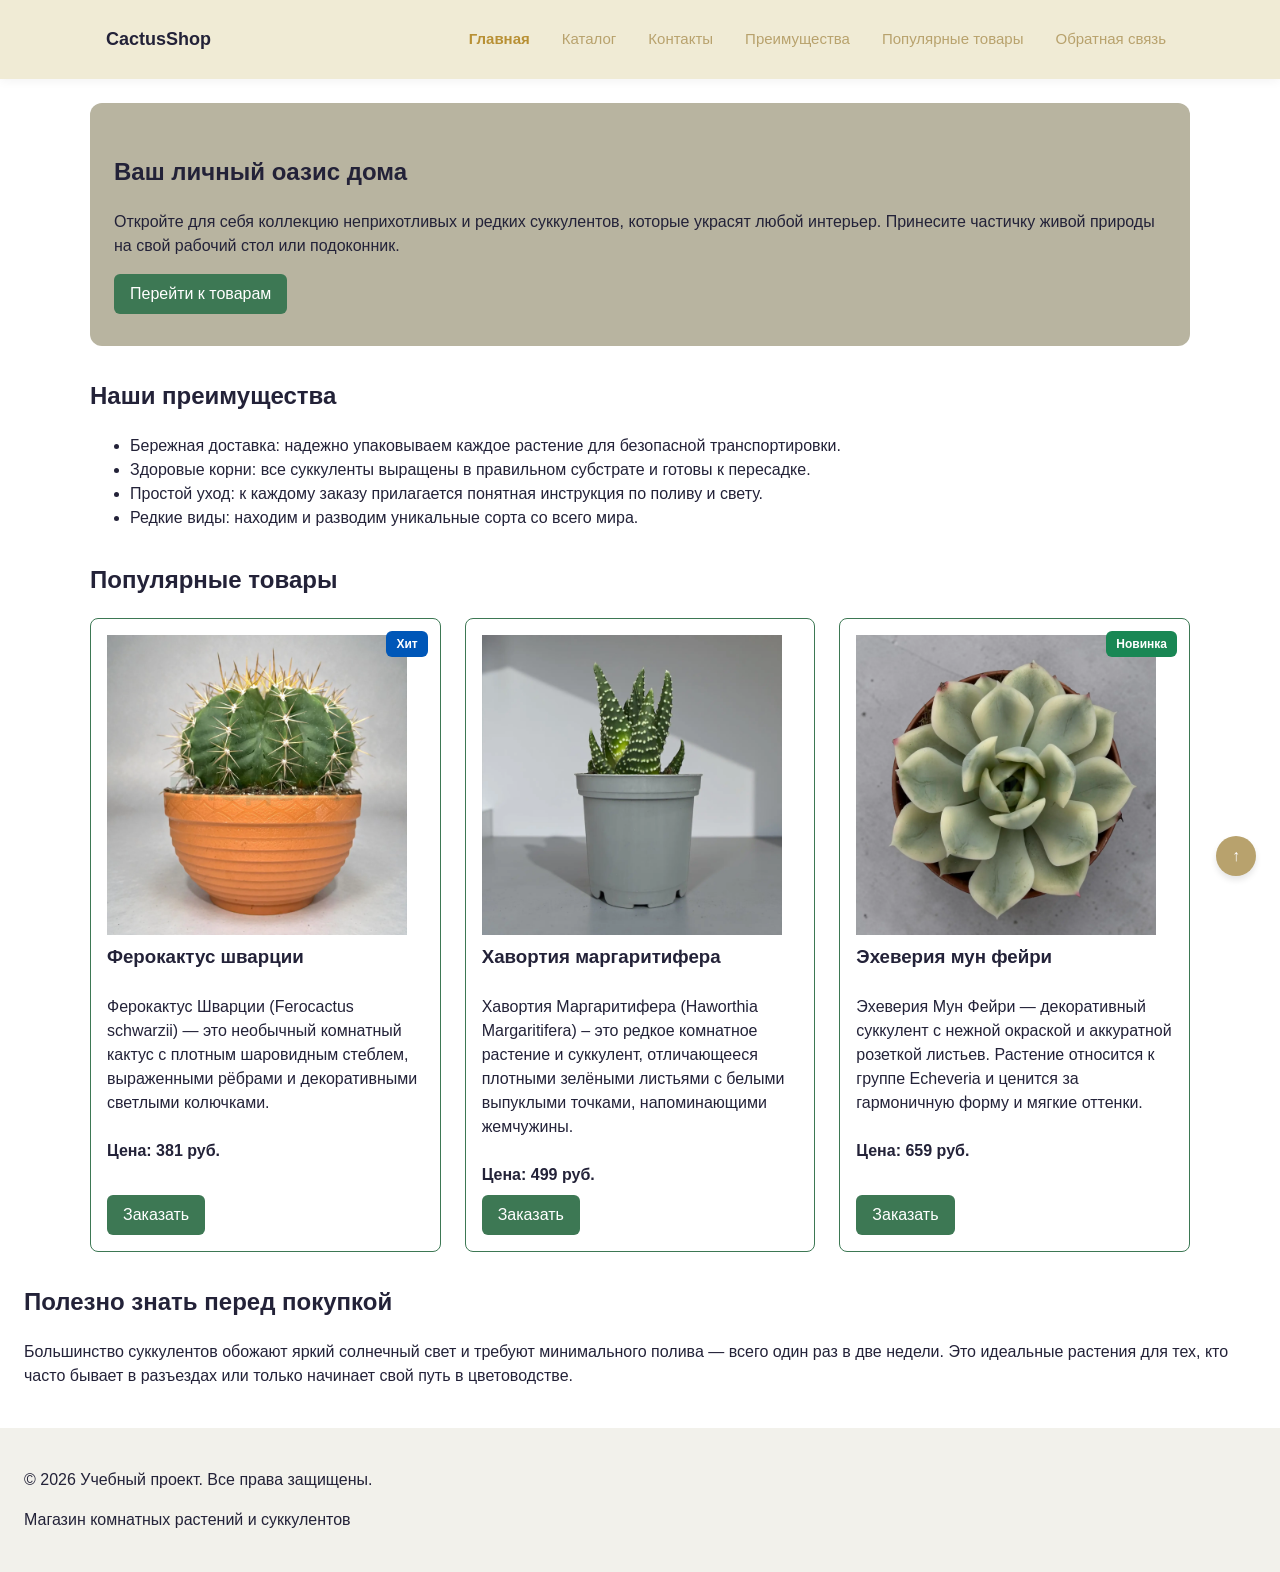
<file: index.html>
<!DOCTYPE html>
<html lang="ru">
<head>
  <meta charset="UTF-8">
  <meta name="viewport" content="width=device-width, initial-scale=1.0">
  <title>Учебный интернет-магазин</title>
  <link class="site-nav__link" rel="stylesheet" href="css/style.css">
  <script src="js/main.js" defer></script>
</head>
<body>
<header class="site-header">
  <div class="site-header__inner">
    <a class="site-header__logo" href="index.html">СactusShop</a>
    <nav class="site-nav" aria-label="Основная навигация">
      <ul class="site-nav__list">
        <li class="site-nav__item"><a class="site-nav__link site-nav__link--active" href="index.html">Главная</a></li>
        <li class="site-nav__item"><a class="site-nav__link" href="catalog.html">Каталог</a></li>
        <li class="site-nav__item"><a class="site-nav__link" href="contacts.html">Контакты</a></li>
        <li class="site-nav__item"><a class="site-nav__link" href="index.html#advantages">Преимущества</a></li>
        <li class="site-nav__item"><a class="site-nav__link" href="index.html#popular">Популярные товары</a></li>
        <li class="site-nav__item"><a class="site-nav__link" href="feedback.html">Обратная связь</a></li>
      </ul>
    </nav>
  </div>
</header>

<main>
  <section class="hero">
    <h1>Ваш личный оазис дома</h1>
    <p>Откройте для себя коллекцию неприхотливых и редких суккулентов, которые украсят любой интерьер. Принесите частичку живой природы на свой рабочий стол или подоконник.</p>
    <a class="button button--primary" href="#popular">Перейти к товарам</a>
  </section>

  <section class="section" id="advantages">
    <h2>Наши преимущества</h2>
    <ul class="advantages-list">
      <li>Бережная доставка: надежно упаковываем каждое растение для безопасной транспортировки.</li>
      <li>Здоровые корни: все суккуленты выращены в правильном субстрате и готовы к пересадке.</li>
      <li>Простой уход: к каждому заказу прилагается понятная инструкция по поливу и свету.</li>
      <li>Редкие виды: находим и разводим уникальные сорта со всего мира.
      </li>
    </ul>
  </section>

  <section class="section" id="popular">
    <h2>Популярные товары</h2>
    <div class="products-grid">
      <article class="product-card product-card--featured">
        <span class="product-card__badge product-card__badge--hit">Хит</span>
        <img class="product-card__image" src="images/ferocactus.jpg" alt="Ферокактус шварции в горшке" width="300" height="300" loading="lazy">
        <h3 class="product-card__title">Ферокактус шварции</h3>
        <p class="product-card__description">Ферокактус Шварции (Ferocactus schwarzii) — это необычный комнатный кактус с плотным шаровидным стеблем, выраженными рёбрами и декоративными светлыми колючками.</p>
        <p class="product-card__price">Цена: 381 руб.</p>
        <button class="button button--primary product-card__button" type="button" data-product="Товар 1">Заказать</button>
      </article>

      <article class="product-card">
        <img class="product-card__image" src="images/haworthia.jpg" alt="Хавортия маргаритифера" width="300" height="300" loading="lazy">
        <h3 class="product-card__title">Хавортия маргаритифера</h3>
        <p class="product-card__description">Хавортия Маргаритифера (Haworthia Margaritifera) – это редкое комнатное растение и суккулент, отличающееся плотными зелёными листьями с белыми выпуклыми точками, напоминающими жемчужины.</p>
        <p class="product-card__price">Цена: 499 руб.</p>
        <button class="button button--primary product-card__button" type="button" data-product="Товар 2">Заказать</button>
      </article>

      <article class="product-card">
        <span class="product-card__badge product-card__badge--new">Новинка</span>
        <img class="product-card__image" src="images/echeveria.jpg" alt="Эхеверия мун фейри" width="300" height="300" loading="lazy">
        <h3 class="product-card__title">Эхеверия мун фейри</h3>
        <p class="product-card__description">Эхеверия Мун Фейри — декоративный суккулент с нежной окраской и аккуратной розеткой листьев. Растение относится к группе Echeveria и ценится за гармоничную форму и мягкие оттенки.</p>
        <p class="product-card__price">Цена: 659 руб.</p>
        <button class="button button--primary product-card__button" type="button" data-product="Товар 3">Заказать</button>
      </article>
    </div>
  </section>

  <aside class="aside-info">
    <h2>Полезно знать перед покупкой</h2>
    <p>Большинство суккулентов обожают яркий солнечный свет и требуют минимального полива — всего один раз в две недели. Это идеальные растения для тех, кто часто бывает в разъездах или только начинает свой путь в цветоводстве.</p>
  </aside>
</main>

<footer>
  <p>&copy; 2026 Учебный проект. Все права защищены.</p>
  <p>Магазин комнатных растений и суккулентов</p>
</footer>

<dialog class="order-dialog" id="order-dialog" aria-labelledby="order-dialog-title">
  <h2 class="order-dialog__title" id="order-dialog-title">Оформление заявки</h2>
  <form class="order-form" id="order-form" action="#" method="post" novalidate>
    <input id="selected-product" name="selected-product" type="hidden">

    <div class="order-form__field">
      <label class="order-form__label" for="order-name">Имя</label>
      <input class="order-form__input" id="order-name" name="name" type="text" placeholder="Введите ваше имя" minlength="2" required>
    </div>

    <div class="order-form__field">
      <label class="order-form__label" for="order-email">E-mail</label>
      <input class="order-form__input" id="order-email" name="email" type="email" placeholder="example@mail.ru" required>
    </div>

    <div class="order-form__field">
      <label class="order-form__label" for="order-phone">Телефон</label>
      <input class="order-form__input" id="order-phone" name="phone" type="tel" placeholder="+7 (900) 000-00-00" pattern="^\+7 \(\d{3}\) \d{3}-\d{2}-\d{2}$" required>
      <small>Формат: +7 (900) 000-00-00</small>
    </div>

    <div class="order-form__field">
      <label class="order-form__label" for="order-comment">Комментарий</label>
      <textarea class="order-form__input" id="order-comment" name="comment" rows="4" placeholder="Укажите дополнительную информацию"></textarea>
    </div>

    <div class="order-form__field">
      <label>
        <input id="order-agreement" name="agreement" type="checkbox" required> Я согласен на обработку данных
      </label>
    </div>

    <div class="order-form__actions">
      <button class="button button--secondary" type="button" id="close-order-dialog">Закрыть</button>
      <button class="button button--primary" type="submit">Отправить заявку</button>
    </div>
  </form>
</dialog>

<p class="success-message" id="success-message" hidden>Форма успешно отправлена!</p>
<a class="scroll-top-btn" href="#">↑</a>

</body>
</html>
</file>
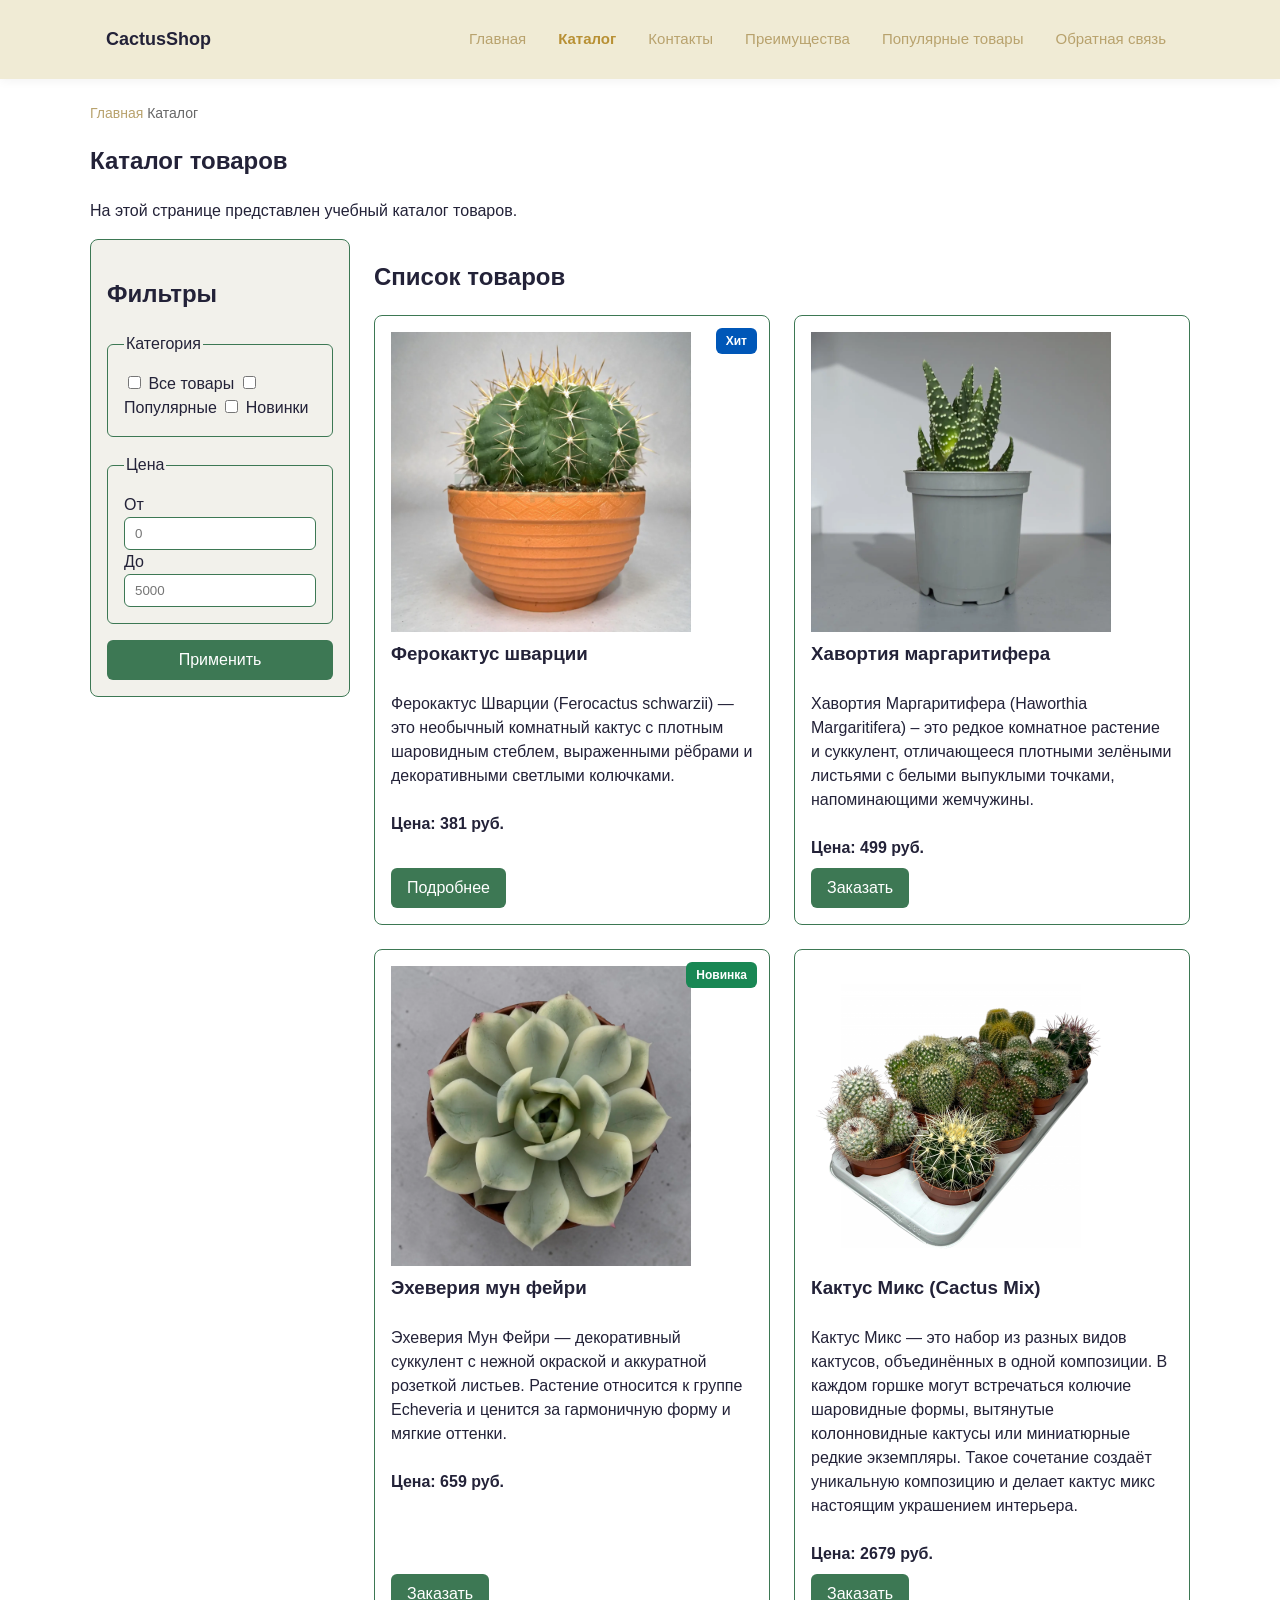
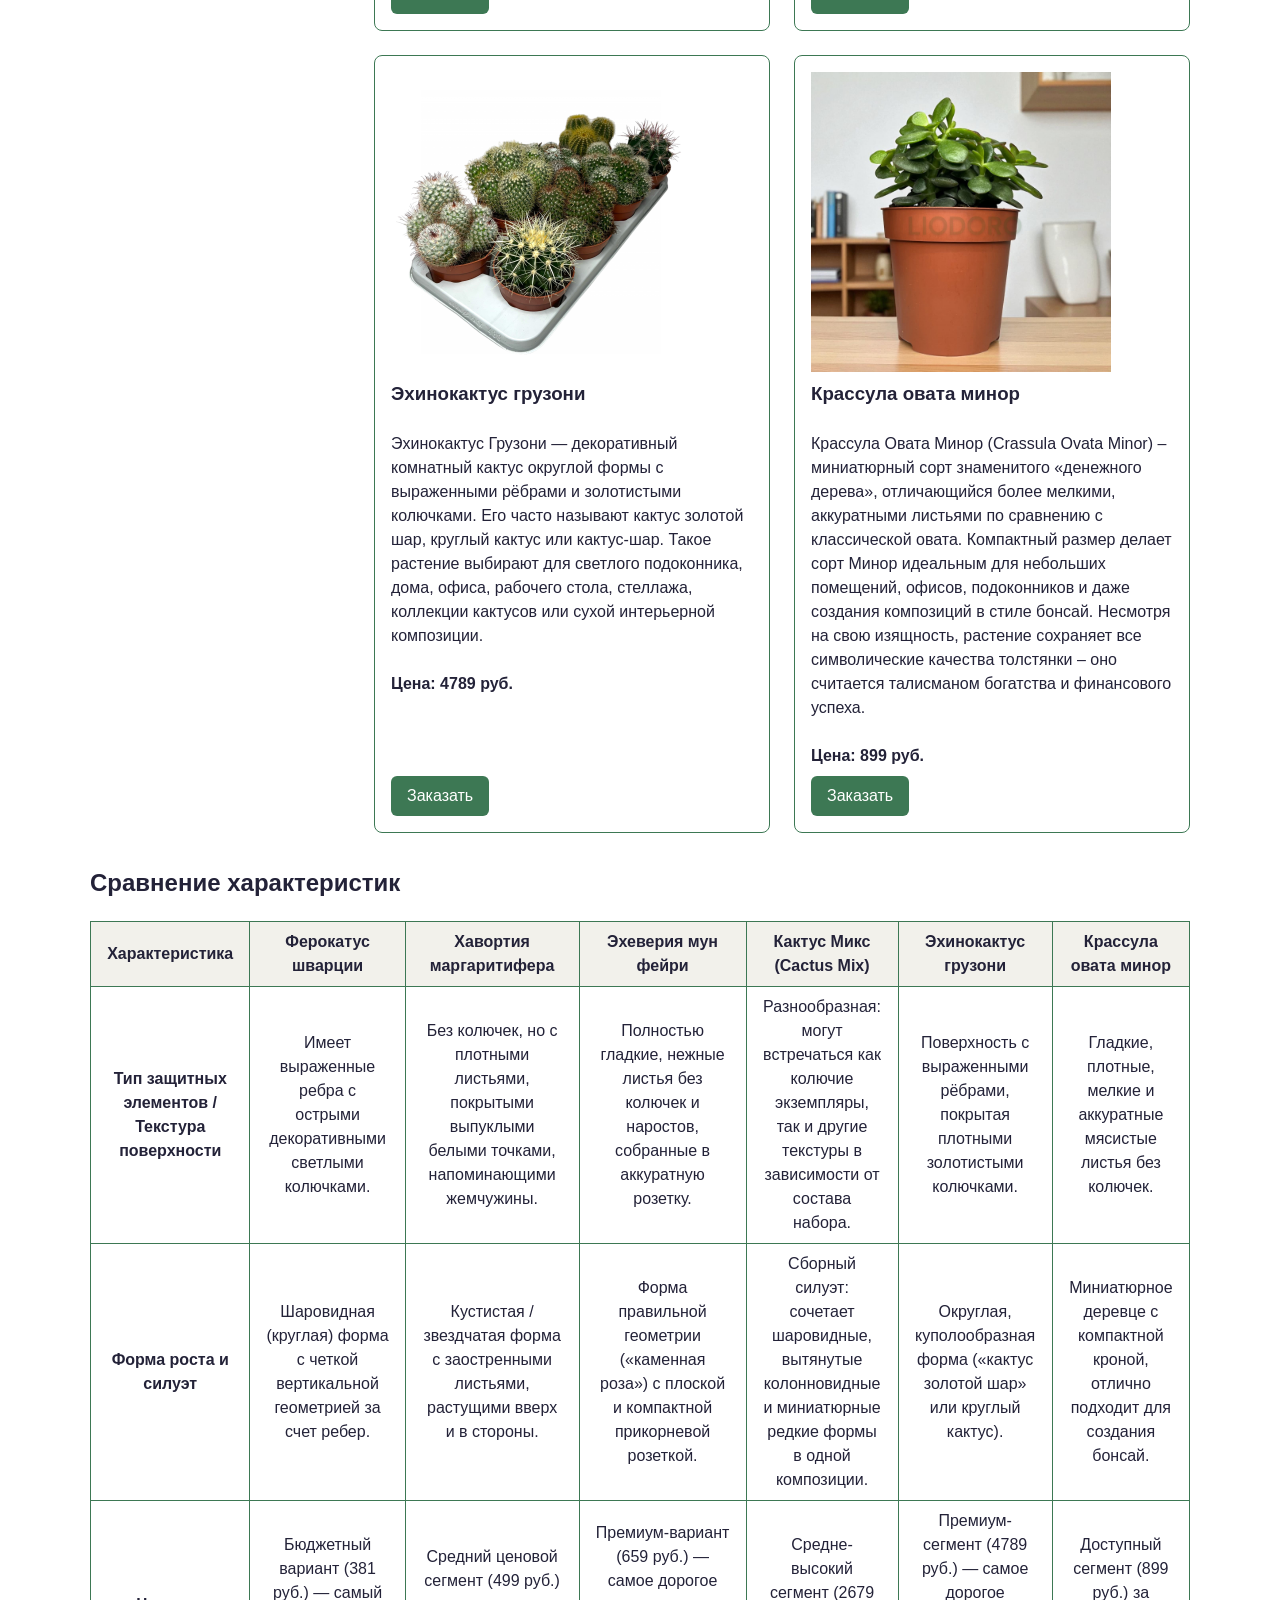
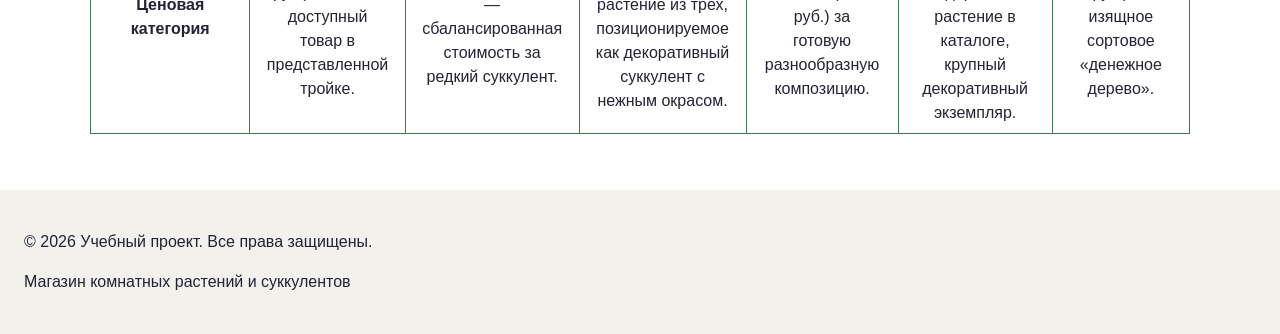
<file: catalog.html>
<!DOCTYPE html>
<html lang="ru">
<head>
    <meta charset="UTF-8">
    <meta name="viewport" content="width=device-width, initial-scale=1.0">
    <title>Каталог товаров — Учебный интернет-магазин</title>
    <link rel="stylesheet" href="css/style.css">
    <script src="js/main.js" defer></script>
</head>
<body>
<header class="site-header">
    <div class="site-header__inner">
        <a class="site-header__logo" href="index.html">СactusShop</a>
        <nav class="site-nav" aria-label="Основная навигация">
            <ul class="site-nav__list">
                <li class="site-nav__item"><a class="site-nav__link" href="index.html">Главная</a></li>
                <li class="site-nav__item"><a class="site-nav__link site-nav__link--active" href="catalog.html">Каталог</a></li>
                <li class="site-nav__item"><a class="site-nav__link" href="contacts.html">Контакты</a></li>
                <li class="site-nav__item"><a class="site-nav__link" href="index.html#advantages">Преимущества</a></li>
                <li class="site-nav__item"><a class="site-nav__link" href="index.html#popular">Популярные товары</a></li>
                <li class="site-nav__item"><a class="site-nav__link" href="contacts.html#feedback">Обратная связь</a></li>
            </ul>
        </nav>
    </div>
</header>

<main>

    <nav class="breadcrumbs" aria-label="Хлебные крошки">
        <a class="breadcrumbs__link" href="index.html">Главная</a>
        <span class="breadcrumbs__current">Каталог</span>
    </nav>

    <section class="section">
        <h1>Каталог товаров</h1>
        <p>На этой странице представлен учебный каталог товаров.</p>

        <div class="catalog-layout">

            <aside class="catalog-filters">
                <h2 class="catalog-filters__title">Фильтры</h2>

                <form class="filters-form" action="#" method="get">
                    <fieldset class="filters-form__fieldset">
                        <legend class="filters-form__legend">Категория</legend>
                        <label class="filters-form__label">
                            <input type="checkbox" name="category" value="all"> Все товары
                        </label>
                        <label class="filters-form__label">
                            <input type="checkbox" name="category" value="popular"> Популярные
                        </label>
                        <label class="filters-form__label">
                            <input type="checkbox" name="category" value="new"> Новинки
                        </label>
                    </fieldset>

                    <fieldset class="filters-form__fieldset">
                        <legend class="filters-form__legend">Цена</legend>
                        <label class="filters-form__label" for="price-from">От</label>
                        <input class="filters-form__input" id="price-from" name="price-from" type="number" min="0" placeholder="0">

                        <label class="filters-form__label" for="price-to">До</label>
                        <input class="filters-form__input" id="price-to" name="price-to" type="number" min="0" placeholder="5000">
                    </fieldset>

                    <button class="button button--primary filters-form__button" type="submit">Применить</button>
                </form>
            </aside>

            <!-- Список товаров справа -->
            <section class="catalog-products">
                <h2 class="catalog-products__title">Список товаров</h2>

                <div class="products-grid">
                    <article class="product-card">
                        <span class="product-card__badge product-card__badge--hit">Хит</span>
                        <img class="product-card__image" src="images/ferocactus.jpg" alt="Ферокактус шварции в горшке" width="300" height="300" loading="lazy">
                        <h3 class="product-card__title">Ферокактус шварции</h3>
                        <p class="product-card__description">Ферокактус Шварции (Ferocactus schwarzii) — это необычный комнатный кактус с плотным шаровидным стеблем, выраженными рёбрами и декоративными светлыми колючками.</p>
                        <p class="product-card__price">Цена: 381 руб.</p>
                        <a class="button button--primary product-card__button" href="product.html">Подробнее</a>
                    </article>

                    <article class="product-card">
                        <img class="product-card__image" src="images/haworthia.jpg" alt="Хавортия маргаритифера" width="300" height="300" loading="lazy">
                        <h3 class="product-card__title">Хавортия маргаритифера</h3>
                        <p class="product-card__description">Хавортия Маргаритифера (Haworthia Margaritifera) – это редкое комнатное растение и суккулент, отличающееся плотными зелёными листьями с белыми выпуклыми точками, напоминающими жемчужины.</p>
                        <p class="product-card__price">Цена: 499 руб.</p>
                        <button class="button button--primary product-card__button" type="button" data-product="Товар 2">Заказать</button>
                    </article>

                    <article class="product-card">
                        <span class="product-card__badge product-card__badge--new">Новинка</span>
                        <img class="product-card__image" src="images/echeveria.jpg" alt="Эхеверия мун фейри" width="300" height="300" loading="lazy">
                        <h3 class="product-card__title">Эхеверия мун фейри</h3>
                        <p class="product-card__description">Эхеверия Мун Фейри — декоративный суккулент с нежной окраской и аккуратной розеткой листьев. Растение относится к группе Echeveria и ценится за гармоничную форму и мягкие оттенки.</p>
                        <p class="product-card__price">Цена: 659 руб.</p>
                        <button class="button button--primary product-card__button" type="button" data-product="Товар 3">Заказать</button>
                    </article>

                    <article class="product-card">
                        <img class="product-card__image" src="images/kaktus-miks.jpg" alt="Кактус Микс (Cactus Mix)" width="300" height="300" loading="lazy">
                        <h3 class="product-card__title">Кактус Микс (Cactus Mix)</h3>
                        <p class="product-card__description">Кактус Микс — это набор из разных видов кактусов, объединённых в одной композиции. В каждом горшке могут встречаться колючие шаровидные формы, вытянутые колонновидные кактусы или миниатюрные редкие экземпляры. Такое сочетание создаёт уникальную композицию и делает кактус микс настоящим украшением интерьера.</p>
                        <p class="product-card__price">Цена: 2679 руб.</p>
                        <button class="button button--primary product-card__button" type="button" data-product="Товар 4">Заказать</button>
                    </article>
                    <article class="product-card">
                        <img class="product-card__image" src="images/kaktus-miks.jpg" alt="Эхинокактус грузони" width="300" height="300" loading="lazy">
                        <h3 class="product-card__title">Эхинокактус грузони</h3>
                        <p class="product-card__description">Эхинокактус Грузони — декоративный комнатный кактус округлой формы с выраженными рёбрами и золотистыми колючками. Его часто называют кактус золотой шар, круглый кактус или кактус-шар. Такое растение выбирают для светлого подоконника, дома, офиса, рабочего стола, стеллажа, коллекции кактусов или сухой интерьерной композиции.</p>
                        <p class="product-card__price">Цена: 4789 руб.</p>
                        <button class="button button--primary product-card__button" type="button" data-product="Товар 5">Заказать</button>
                    </article>
                    <article class="product-card">
                        <img class="product-card__image" src="images/krassula-ovata-minor.jpg" alt="Крассула овата минор" width="300" height="300" loading="lazy">
                        <h3 class="product-card__title">Крассула овата минор</h3>
                        <p class="product-card__description">Крассула Овата Минор (Crassula Ovata Minor) – миниатюрный сорт знаменитого «денежного дерева», отличающийся более мелкими, аккуратными листьями по сравнению с классической овата. Компактный размер делает сорт Минор идеальным для небольших помещений, офисов, подоконников и даже создания композиций в стиле бонсай. Несмотря на свою изящность, растение сохраняет все символические качества толстянки – оно считается талисманом богатства и финансового успеха.</p>
                        <p class="product-card__price">Цена: 899 руб.</p>
                        <button class="button button--primary product-card__button" type="button" data-product="Товар 6">Заказать</button>
                    </article>
                </div>
            </section>

        </div>
    </section>

    <section class="section">
        <h2>Сравнение характеристик</h2>
        <table class="product-table">
            <thead>
            <tr>
                <th>Характеристика</th>
                <th>Ферокатус шварции</th>
                <th>Хавортия маргаритифера</th>
                <th>Эхеверия мун фейри</th>
                <th>Кактус Микс (Cactus Mix)</th>
                <th>Эхинокактус грузони</th>
                <th>Крассула овата минор</th>
            </tr>
            </thead>
            <tbody>
            <tr>
                <td><strong>Тип защитных элементов / Текстура поверхности</strong></td>
                <td>Имеет выраженные ребра с острыми декоративными светлыми колючками.</td>
                <td>Без колючек, но с плотными листьями, покрытыми выпуклыми белыми точками, напоминающими жемчужины.</td>
                <td>Полностью гладкие, нежные листья без колючек и наростов, собранные в аккуратную розетку.</td>
                <td>Разнообразная: могут встречаться как колючие экземпляры, так и другие текстуры в зависимости от состава набора.</td>
                <td>Поверхность с выраженными рёбрами, покрытая плотными золотистыми колючками.</td>
                <td>Гладкие, плотные, мелкие и аккуратные мясистые листья без колючек.</td>
            </tr>
            <tr>
                <td><strong>Форма роста и силуэт</strong></td>
                <td>Шаровидная (круглая) форма с четкой вертикальной геометрией за счет ребер.</td>
                <td>Кустистая / звездчатая форма с заостренными листьями, растущими вверх и в стороны.</td>
                <td>Форма правильной геометрии («каменная роза») с плоской и компактной прикорневой розеткой.</td>
                <td>Сборный силуэт: сочетает шаровидные, вытянутые колонновидные и миниатюрные редкие формы в одной композиции.</td>
                <td>Округлая, куполообразная форма («кактус золотой шар» или круглый кактус).</td>
                <td>Миниатюрное деревце с компактной кроной, отлично подходит для создания бонсай.</td>
            </tr>
            <tr>
                <td><strong>Ценовая категория</strong></td>
                <td>Бюджетный вариант (381 руб.) — самый доступный товар в представленной тройке.</td>
                <td>Средний ценовой сегмент (499 руб.) — сбалансированная стоимость за редкий суккулент.</td>
                <td>Премиум-вариант (659 руб.) — самое дорогое растение из трех, позиционируемое как декоративный суккулент с нежным окрасом.</td>
                <td>Средне-высокий сегмент (2679 руб.) за готовую разнообразную композицию.</td>
                <td>Премиум-сегмент (4789 руб.) — самое дорогое растение в каталоге, крупный декоративный экземпляр.</td>
                <td>Доступный сегмент (899 руб.) за изящное сортовое «денежное дерево».</td>
            </tr>
            </tbody>
        </table>
    </section>

</main>

<footer>
    <p>&copy; 2026 Учебный проект. Все права защищены.</p>
    <p>Магазин комнатных растений и суккулентов</p>
</footer>


<dialog class="order-dialog" id="order-dialog" aria-labelledby="order-dialog-title">
    <h2 class="order-dialog__title" id="order-dialog-title">Оформление заявки</h2>
    <form class="order-form" id="order-form" action="#" method="post" novalidate>
        <input id="selected-product" name="selected-product" type="hidden">

        <div class="order-form__field">
            <label class="order-form__label" for="order-name">Имя</label>
            <input class="order-form__input" id="order-name" name="name" type="text" placeholder="Введите ваше имя" minlength="2" required>
        </div>

        <div class="order-form__field">
            <label class="order-form__label" for="order-email">E-mail</label>
            <input class="order-form__input" id="order-email" name="email" type="email" placeholder="example@mail.ru" required>
        </div>

        <div class="order-form__field">
            <label class="order-form__label" for="order-phone">Телефон</label>
            <input class="order-form__input" id="order-phone" name="phone" type="tel" placeholder="+7 (900) 000-00-00" pattern="^\+7 \(\d{3}\) \d{3}-\d{2}-\d{2}$" required>
            <small>Формат: +7 (900) 000-00-00</small>
        </div>

        <div class="order-form__field">
            <label class="order-form__label" for="order-comment">Комментарий</label>
            <textarea class="order-form__input" id="order-comment" name="comment" rows="4" placeholder="Укажите дополнительную информацию"></textarea>
        </div>

        <div class="order-form__field">
            <label>
                <input id="order-agreement" name="agreement" type="checkbox" required> Я согласен на обработку данных
            </label>
        </div>

        <div class="order-form__actions">
            <button class="button button--secondary" type="button" id="close-order-dialog">Закрыть</button>
            <button class="button button--primary" type="submit">Отправить заявку</button>
        </div>
    </form>
</dialog>

<p class="success-message" id="success-message" hidden>Форма успешно отправлена!</p>
</body>
</html>
</file>
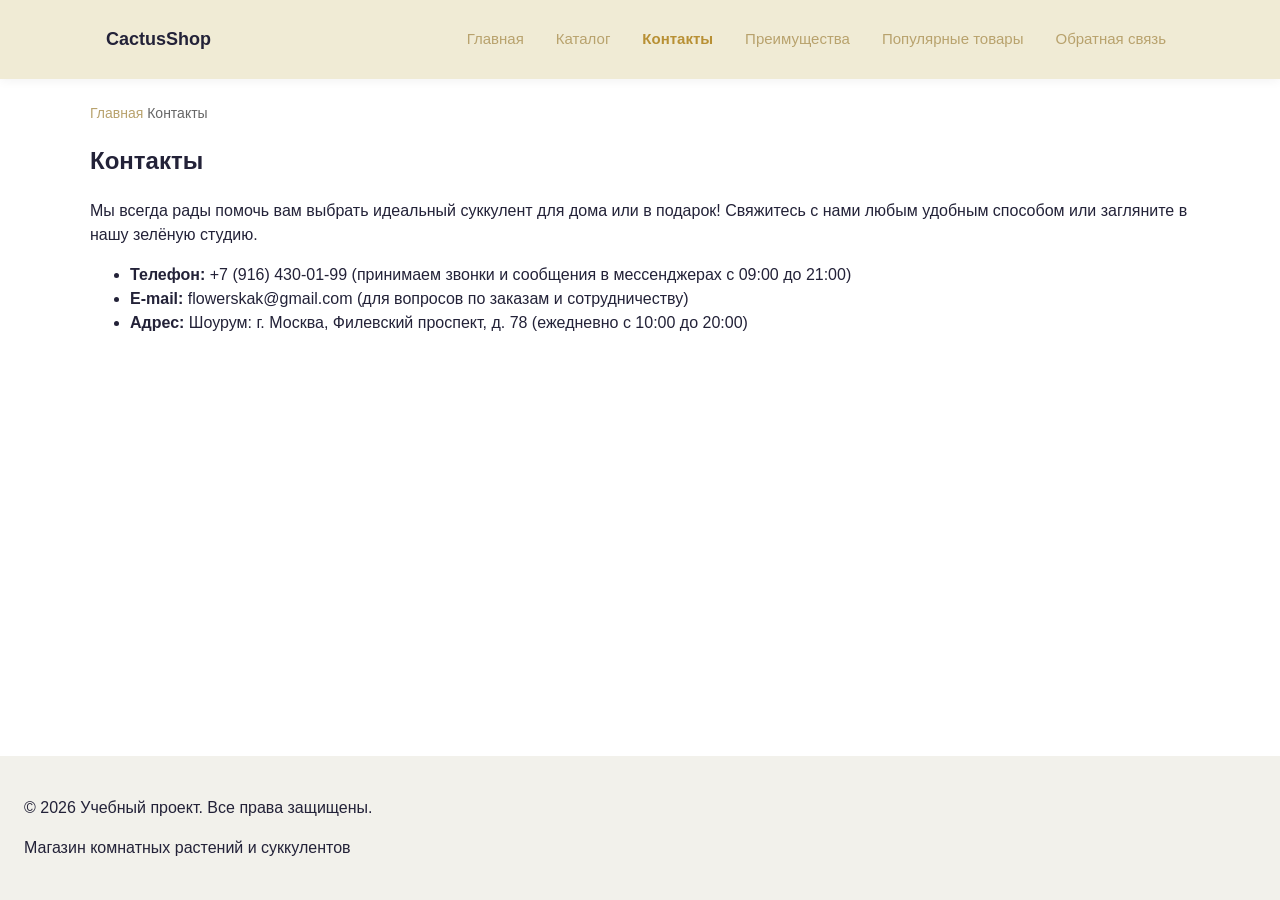
<file: contacts.html>
<!DOCTYPE html>
<html lang="ru">
<head>
    <meta charset="UTF-8">
    <meta name="viewport" content="width=device-width, initial-scale=1.0">
    <title>Контакты — Учебный интернет-магазин</title>
    <link class="site-nav__link" rel="stylesheet" href="css/style.css">
</head>
<body>
<header class="site-header">
    <div class="site-header__inner">
        <a class="site-header__logo" href="index.html">СactusShop</a>
        <nav class="site-nav" aria-label="Основная навигация">
            <ul class="site-nav__list">
                <li class="site-nav__item"><a class="site-nav__link" href="index.html">Главная</a></li>
                <li class="site-nav__item"><a class="site-nav__link" href="catalog.html">Каталог</a></li>
                <li class="site-nav__item"><a class="site-nav__link site-nav__link--active" href="contacts.html">Контакты</a></li>
                <li class="site-nav__item"><a class="site-nav__link" href="index.html#advantages">Преимущества</a></li>
                <li class="site-nav__item"><a class="site-nav__link" href="index.html#popular">Популярные товары</a></li>
                <li class="site-nav__item"><a class="site-nav__link" href="contacts.html#feedback">Обратная связь</a></li>
            </ul>
        </nav>
    </div>
</header>

<main>
    <nav class="breadcrumbs" aria-label="Хлебные крошки">
        <a class="breadcrumbs__link" href="index.html">Главная</a>
        <span class="breadcrumbs__current">Контакты</span>
    </nav>

    <section class="section">
        <h1>Контакты</h1>
        <p>Мы всегда рады помочь вам выбрать идеальный суккулент для дома или в подарок! Свяжитесь с нами любым удобным способом или загляните в нашу зелёную студию.</p>
        <ul>
            <li><strong>Телефон:</strong> +7 (916) 430-01-99 (принимаем звонки и сообщения в мессенджерах с 09:00 до 21:00)</li>
            <li><strong>E-mail:</strong> flowerskak@gmail.com (для вопросов по заказам и сотрудничеству)</li>
            <li><strong>Адрес:</strong> Шоурум: г. Москва, Филевский проспект, д. 78 (ежедневно с 10:00 до 20:00)</li>
        </ul>
    </section>
</main>

<footer>
    <p>&copy; 2026 Учебный проект. Все права защищены.</p>
    <p>Магазин комнатных растений и суккулентов</p>
</footer>
</body>
</html>
</file>
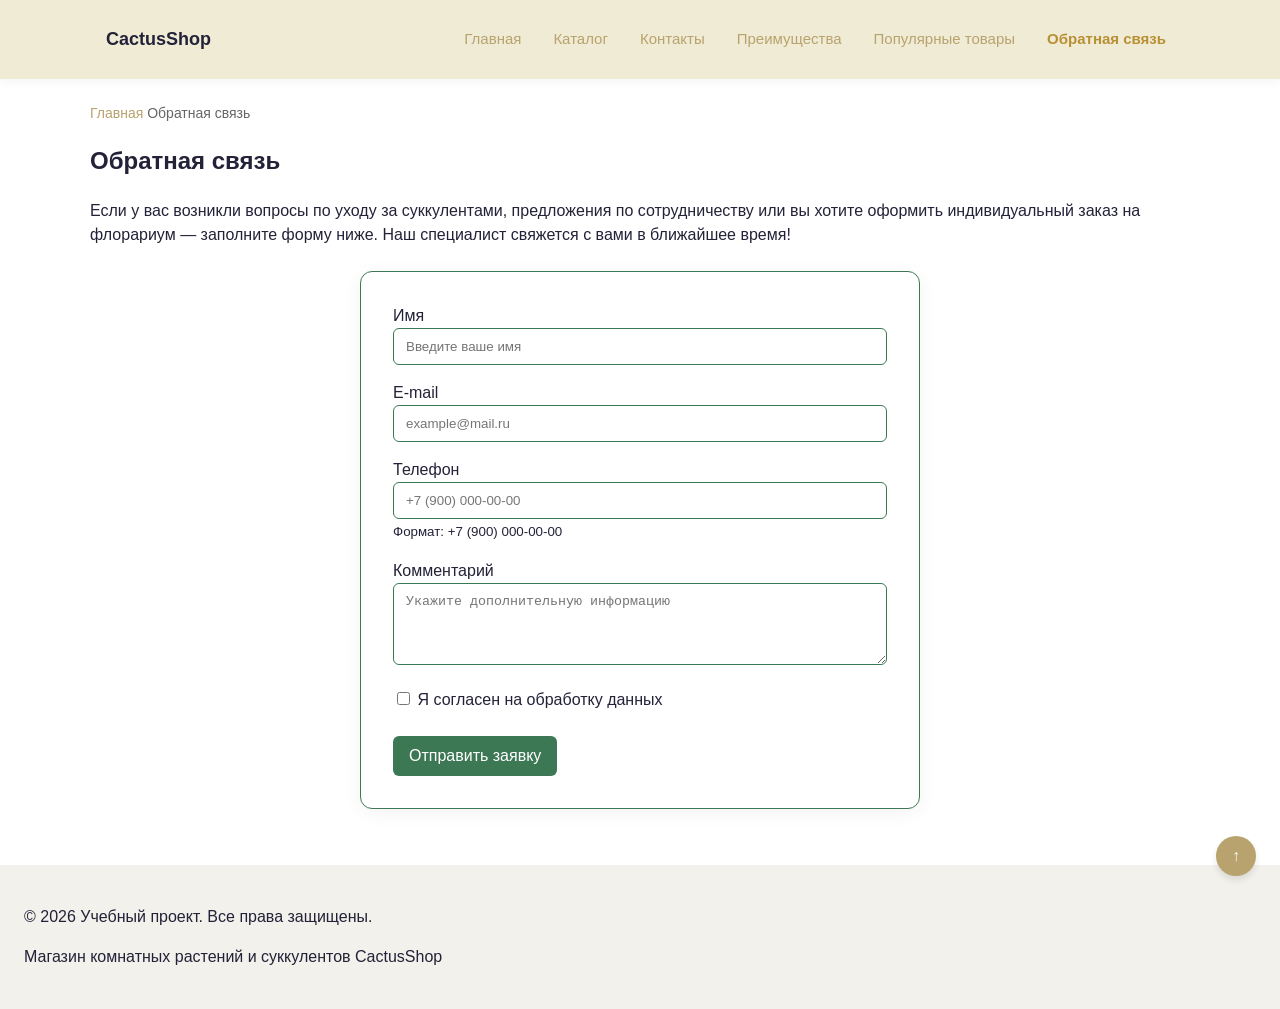
<file: feedback.html>
<!DOCTYPE html>
<html lang="ru">
<head>
    <meta charset="UTF-8">
    <meta name="viewport" content="width=device-width, initial-scale=1.0">
    <title>Обратная связь — CactusShop</title>
    <link rel="stylesheet" href="css/style.css">
    <script src="js/main.js" defer></script>
</head>
<body>

<header class="site-header">
    <div class="site-header__inner">
        <a class="site-header__logo" href="index.html">CactusShop</a>
        <nav class="site-nav" aria-label="Основная навигация">
            <ul class="site-nav__list">
                <li class="site-nav__item"><a class="site-nav__link" href="index.html">Главная</a></li>
                <li class="site-nav__item"><a class="site-nav__link" href="catalog.html">Каталог</a></li>
                <li class="site-nav__item"><a class="site-nav__link" href="contacts.html">Контакты</a></li>
                <li class="site-nav__item"><a class="site-nav__link" href="index.html#advantages">Преимущества</a></li>
                <li class="site-nav__item"><a class="site-nav__link" href="index.html#popular">Популярные товары</a></li>
                <li class="site-nav__item"><a class="site-nav__link site-nav__link--active" href="feedback.html">Обратная связь</a></li>
            </ul>
        </nav>
    </div>
</header>

<main>
    <div class="breadcrumbs">
        <a class="breadcrumbs__link" href="index.html">Главная</a>
        <span class="breadcrumbs__current">Обратная связь</span>
    </div>

    <section class="section">
        <h1>Обратная связь</h1>
        <p>Если у вас возникли вопросы по уходу за суккулентами, предложения по сотрудничеству или вы хотите оформить индивидуальный заказ на флорариум — заполните форму ниже. Наш специалист свяжется с вами в ближайшее время!</p>

        <!-- Контейнер для центрирования формы на странице -->
        <div class="feedback-container">
            <form class="order-form" id="page-feedback-form" novalidate>

                <div class="order-form__field">
                    <label class="order-form__label" for="feedback-name">Имя</label>
                    <input class="order-form__input" id="feedback-name" name="name" type="text" placeholder="Введите ваше имя" minlength="2" required>
                </div>

                <div class="order-form__field">
                    <label class="order-form__label" for="feedback-email">E-mail</label>
                    <input class="order-form__input" id="feedback-email" name="email" type="email" placeholder="example@mail.ru" required>
                </div>

                <div class="order-form__field">
                    <label class="order-form__label" for="feedback-phone">Телефон</label>
                    <input class="order-form__input" id="feedback-phone" name="phone" type="tel" placeholder="+7 (900) 000-00-00" pattern="^\+7 \(\d{3}\) \d{3}-\d{2}-\d{2}$" required>
                    <small class="order-form__help-text">Формат: +7 (900) 000-00-00</small>
                </div>

                <div class="order-form__field">
                    <label class="order-form__label" for="feedback-comment">Комментарий</label>
                    <textarea class="order-form__input" id="feedback-comment" name="comment" rows="4" placeholder="Укажите дополнительную информацию"></textarea>
                </div>

                <div class="order-form__field order-form__field--checkbox">
                    <label class="order-form__checkbox-label">
                        <input class="order-form__checkbox" id="feedback-agreement" name="agreement" type="checkbox" required> Я согласен на обработку данных
                    </label>
                </div>

                <div class="order-form__actions">
                    <button class="button button--primary" type="submit">Отправить заявку</button>
                </div>
            </form>

            <!-- Уведомление об успешной отправке (изначально скрыто через hidden) -->
            <p class="success-message" id="feedback-success-message" hidden>Ваше сообщение успешно отправлено! Мы свяжемся с вами в ближайшее время.</p>
        </div>
    </section>
</main>

<footer>
    <p>&copy; 2026 Учебный проект. Все права защищены.</p>
    <p>Магазин комнатных растений и суккулентов CactusShop</p>
</footer>

<a class="scroll-top-btn" href="#">↑</a>

</body>
</html>
</file>
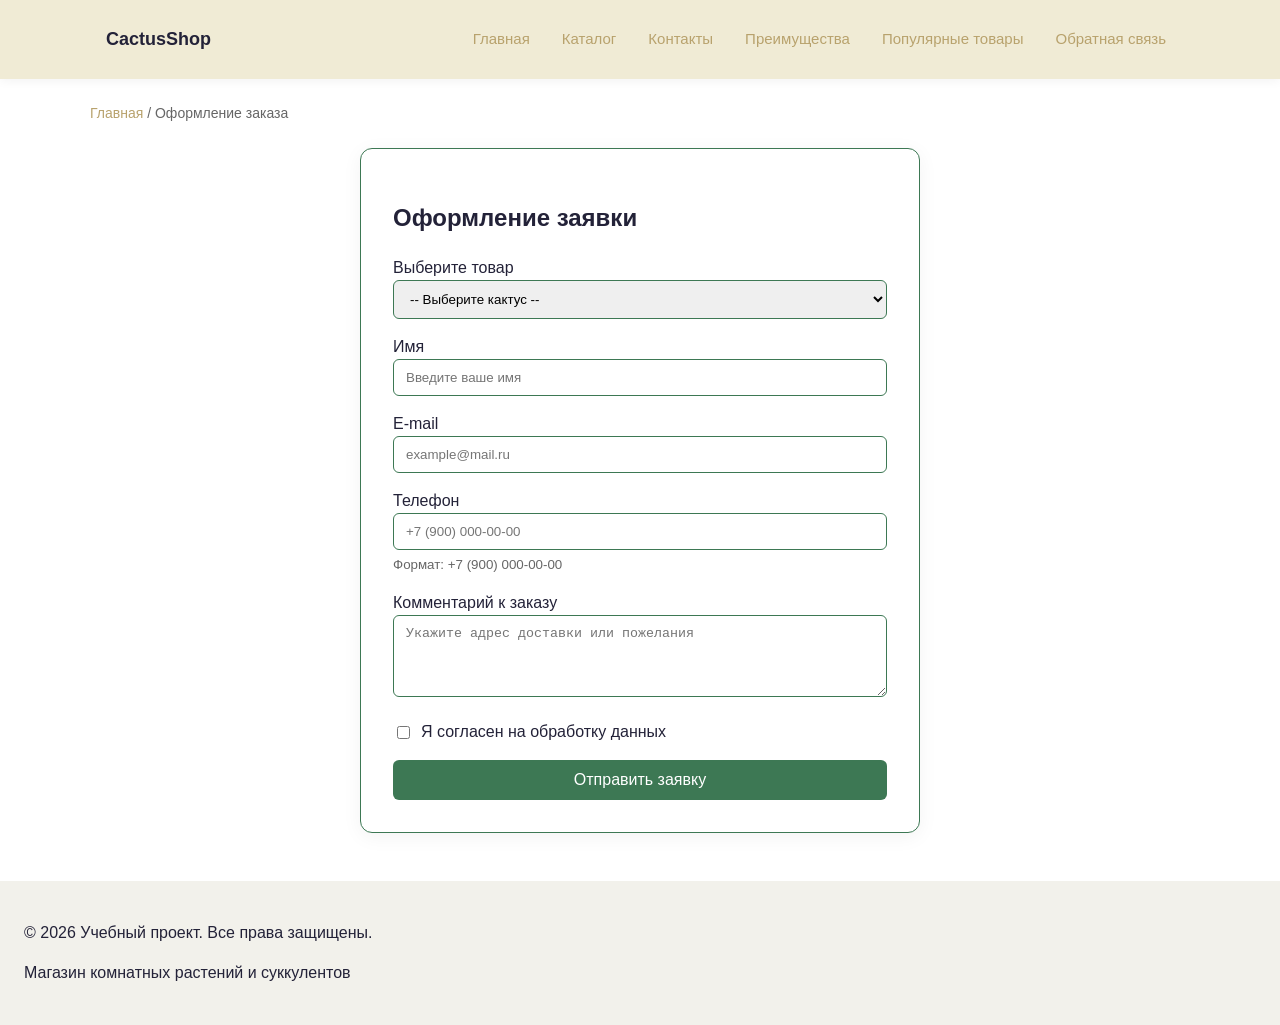
<file: order.html>
<!DOCTYPE html>
<html lang="ru">
<head>
    <meta charset="UTF-8">
    <meta name="viewport" content="width=device-width, initial-scale=1.0">
    <title>Оформление заказа — CactusShop</title>
    <link rel="stylesheet" href="css/style.css">
    <script src="js/main.js" defer></script>
</head>
<body>

<header class="site-header">
    <div class="site-header__inner">
        <a class="site-header__logo" href="index.html">СactusShop</a>
        <nav class="site-nav" aria-label="Основная навигация">
            <ul class="site-nav__list">
                <li class="site-nav__item"><a class="site-nav__link" href="index.html">Главная</a></li>
                <li class="site-nav__item"><a class="site-nav__link" href="catalog.html">Каталог</a></li>
                <li class="site-nav__item"><a class="site-nav__link" href="contacts.html">Контакты</a></li>
                <li class="site-nav__item"><a class="site-nav__link" href="index.html#advantages">Преимущества</a></li>
                <li class="site-nav__item"><a class="site-nav__link" href="index.html#popular">Популярные товары</a></li>
                <li class="site-nav__item"><a class="site-nav__link" href="feedback.html">Обратная связь</a></li>
            </ul>
        </nav>
    </div>
</header>

<main>
    <div class="breadcrumbs">
        <a class="breadcrumbs__link" href="index.html">Главная</a> /
        <span class="breadcrumbs__current">Оформление заказа</span>
    </div>

    <section class="feedback-container">
        <h2>Оформление заявки</h2>

        <form class="order-form" id="page-order-form" action="#" method="post" novalidate>

            <div class="order-form__field">
                <label class="order-form__label" for="page-order-product">Выберите товар</label>
                <select class="order-form__select" id="page-order-product" name="selected-product" required>
                    <option value="" disabled selected>-- Выберите кактус --</option>
                    <option value="Ферокактус шварции">Ферокактус шварции (381 руб.)</option>
                    <option value="Хавортия маргаритифера">Хавортия маргаритифера (499 руб.)</option>
                    <option value="Эхеверия мун фейри">Эхеверия мун фейри (659 руб.)</option>
                </select>
            </div>

            <div class="order-form__field">
                <label class="order-form__label" for="page-order-name">Имя</label>
                <input class="order-form__input" id="page-order-name" name="name" type="text" placeholder="Введите ваше имя" minlength="2" required>
            </div>

            <div class="order-form__field">
                <label class="order-form__label" for="page-order-email">E-mail</label>
                <input class="order-form__input" id="page-order-email" name="email" type="email" placeholder="example@mail.ru" required>
            </div>

            <div class="order-form__field">
                <label class="order-form__label" for="page-order-phone">Телефон</label>
                <input class="order-form__input" id="page-order-phone" name="phone" type="tel" placeholder="+7 (900) 000-00-00" pattern="^\+7 \(\d{3}\) \d{3}-\d{2}-\d{2}$" required>
                <small style="display:block; margin-top:5px; color:var(--color-muted);">Формат: +7 (900) 000-00-00</small>
            </div>

            <div class="order-form__field">
                <label class="order-form__label" for="page-order-comment">Комментарий к заказу</label>
                <textarea class="order-form__input" id="page-order-comment" name="comment" rows="4" placeholder="Укажите адрес доставки или пожелания"></textarea>
            </div>

            <div class="order-form__field order-form__field--checkbox">
                <input id="page-order-agreement" name="agreement" type="checkbox" required>
                <label for="page-order-agreement">Я согласен на обработку данных</label>
            </div>

            <button class="button button--primary" type="submit" style="width: 100%;">Отправить заявку</button>
        </form>

        <!-- Сообщение об успехе с уникальным ID под ваш JS -->
        <p class="success-message" id="order-page-success-message" hidden>Форма успешно отправлена!</p>
    </section>
</main>

<footer>
    <p>&copy; 2026 Учебный проект. Все права защищены.</p>
    <p>Магазин комнатных растений и суккулентов</p>
</footer>
</body>
</html>
</file>
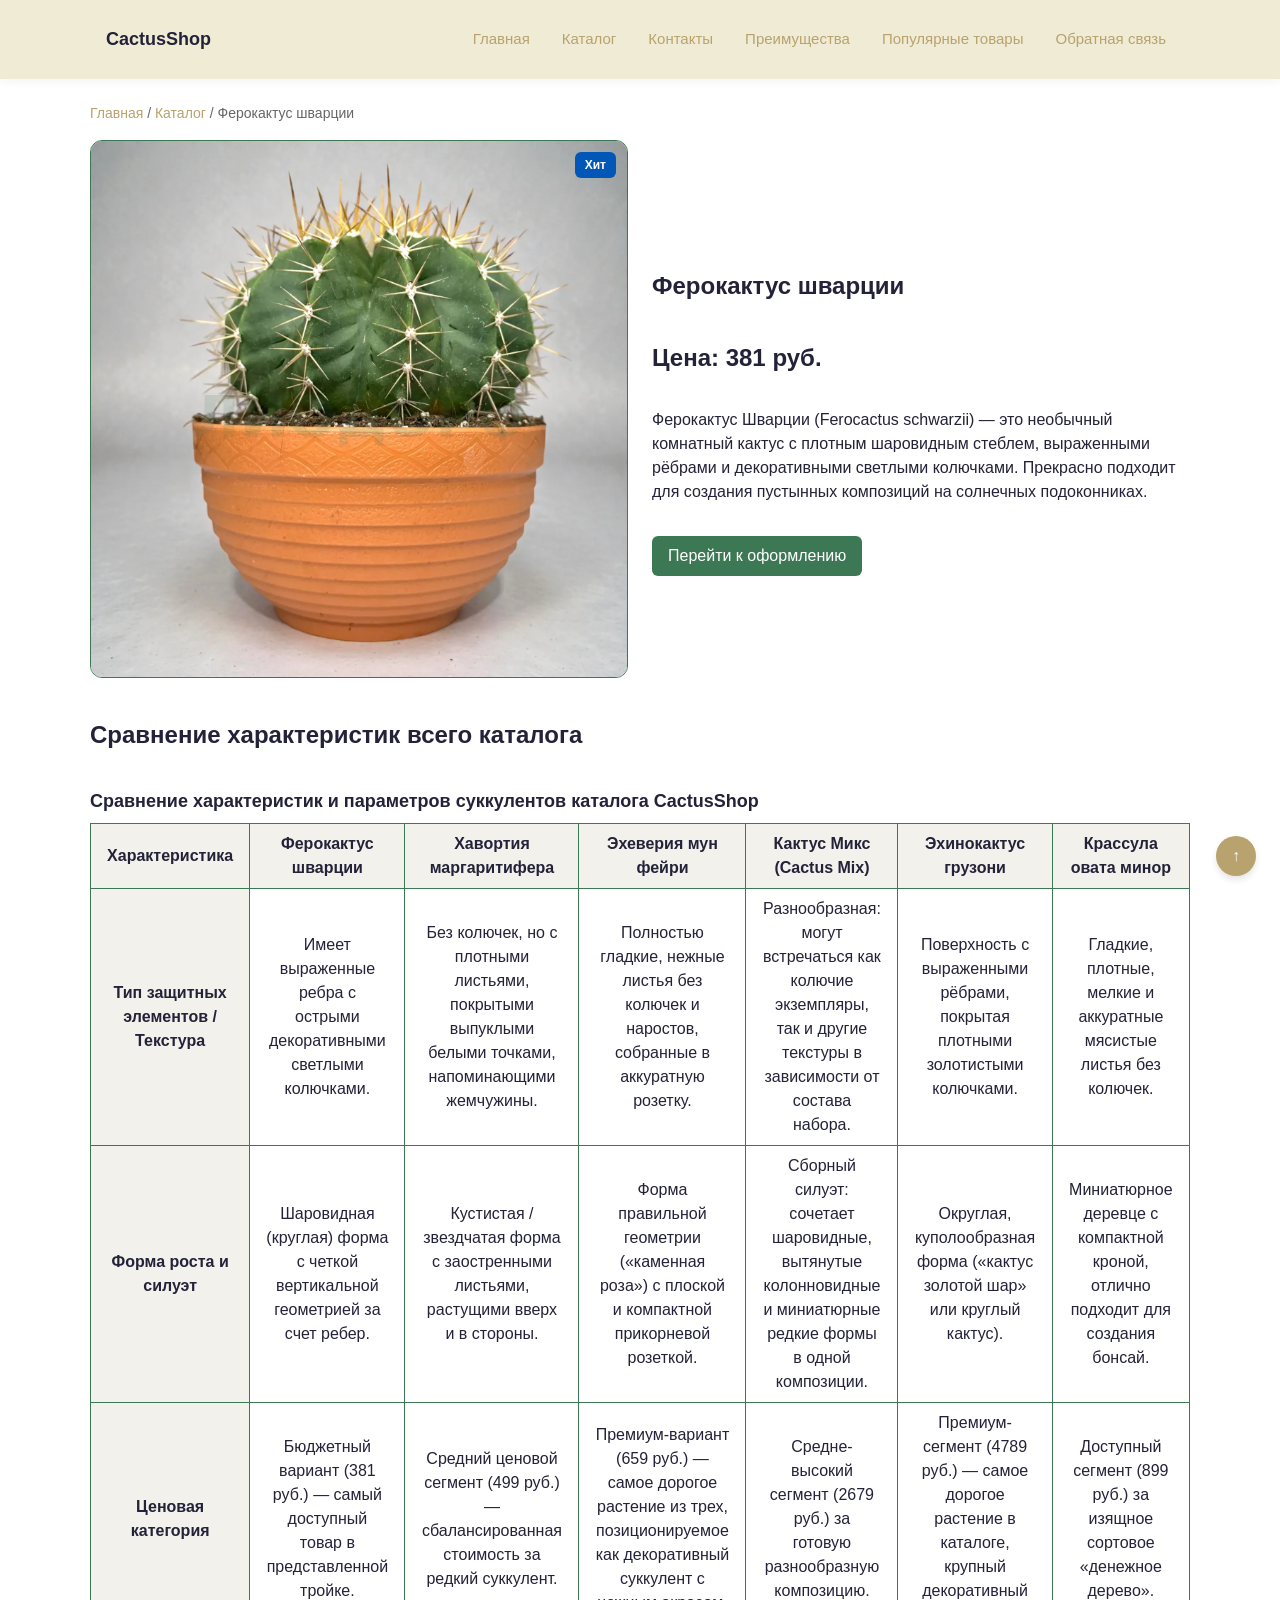
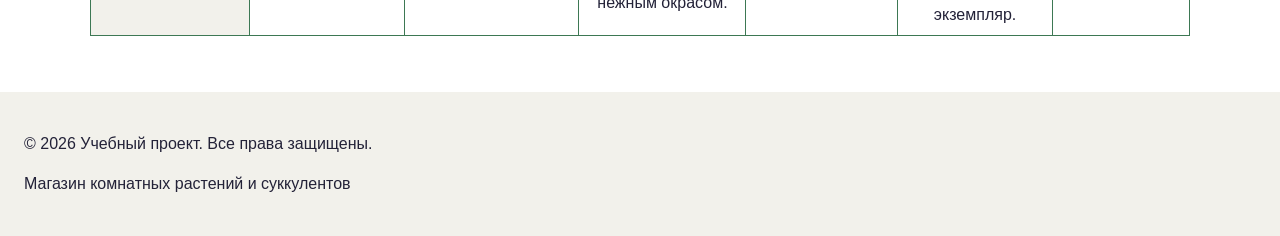
<file: product.html>
<!DOCTYPE html>
<html lang="ru">
<head>
    <meta charset="UTF-8">
    <meta name="viewport" content="width=device-width, initial-scale=1.0">
    <title>Ферокактус шварции — CactusShop</title>
    <link rel="stylesheet" href="css/style.css">
</head>
<body>

<header class="site-header">
    <div class="site-header__inner">
        <a class="site-header__logo" href="index.html">СactusShop</a>
        <nav class="site-nav" aria-label="Основная навигация">
            <ul class="site-nav__list">
                <li class="site-nav__item"><a class="site-nav__link" href="index.html">Главная</a></li>
                <li class="site-nav__item"><a class="site-nav__link" href="catalog.html">Каталог</a></li>
                <li class="site-nav__item"><a class="site-nav__link" href="contacts.html">Контакты</a></li>
                <li class="site-nav__item"><a class="site-nav__link" href="index.html#advantages">Преимущества</a></li>
                <li class="site-nav__item"><a class="site-nav__link" href="index.html#popular">Популярные товары</a></li>
                <li class="site-nav__item"><a class="site-nav__link" href="feedback.html">Обратная связь</a></li>
            </ul>
        </nav>
    </div>
</header>

<main>
    <div class="breadcrumbs">
        <a class="breadcrumbs__link" href="index.html">Главная</a> /
        <a class="breadcrumbs__link" href="catalog.html">Каталог</a> /
        <span class="breadcrumbs__current">Ферокактус шварции</span>
    </div>

    <section class="section">
        <div class="product-page-layout">
            <div class="product-page-image" style="position: relative;">
                <span class="product-card__badge product-card__badge--hit">Хит</span>
                <img src="images/ferocactus.jpg" alt="Ферокактус шварции в горшке" width="100%" style="border-radius: var(--radius-lg); border: 1px solid var(--color-border);">
            </div>
            <div class="product-page-info">
                <h1>Ферокактус шварции</h1>
                <p class="product-card__price" style="font-size: 24px;">Цена: 381 руб.</p>
                <p>Ферокактус Шварции (Ferocactus schwarzii) — это необычный комнатный кактус с плотным шаровидным стеблем, выраженными рёбрами и декоративными светлыми колючками. Прекрасно подходит для создания пустынных композиций на солнечных подоконниках.</p>
                <a class="button button--primary" href="order.html" style="align-self: flex-start;">Перейти к оформлению</a>
            </div>
        </div>

        <h2>Сравнение характеристик всего каталога</h2>
        <div class="table-responsive">
            <table class="product-table">
                <caption>Сравнение характеристик и параметров суккулентов каталога CactusShop</caption>
                <thead>
                <tr>
                    <th scope="col">Характеристика</th>
                    <th scope="col">Ферокактус шварции</th>
                    <th scope="col">Хавортия маргаритифера</th>
                    <th scope="col">Эхеверия мун фейри</th>
                    <th scope="col">Кактус Микс (Cactus Mix)</th>
                    <th scope="col">Эхинокактус грузони</th>
                    <th scope="col">Крассула овата минор</th>
                </tr>
                </thead>
                <tbody>
                <tr>
                    <th scope="row">Тип защитных элементов / Текстура</th>
                    <td>Имеет выраженные ребра с острыми декоративными светлыми колючками.</td>
                    <td>Без колючек, но с плотными листьями, покрытыми выпуклыми белыми точками, напоминающими жемчужины.</td>
                    <td>Полностью гладкие, нежные листья без колючек и наростов, собранные в аккуратную розетку.</td>
                    <td>Разнообразная: могут встречаться как колючие экземпляры, так и другие текстуры в зависимости от состава набора.</td>
                    <td>Поверхность с выраженными рёбрами, покрытая плотными золотистыми колючками.</td>
                    <td>Гладкие, плотные, мелкие и аккуратные мясистые листья без колючек.</td>
                </tr>
                <tr>
                    <th scope="row">Форма роста и силуэт</th>
                    <td>Шаровидная (круглая) форма с четкой вертикальной геометрией за счет ребер.</td>
                    <td>Кустистая / звездчатая форма с заостренными листьями, растущими вверх и в стороны.</td>
                    <td>Форма правильной геометрии («каменная роза») с плоской и компактной прикорневой розеткой.</td>
                    <td>Сборный силуэт: сочетает шаровидные, вытянутые колонновидные и миниатюрные редкие формы в одной композиции.</td>
                    <td>Округлая, куполообразная форма («кактус золотой шар» или круглый кактус).</td>
                    <td>Миниатюрное деревце с компактной кроной, отлично подходит для создания бонсай.</td>
                </tr>
                <tr>
                    <th scope="row">Ценовая категория</th>
                    <td>Бюджетный вариант (381 руб.) — самый доступный товар в представленной тройке.</td>
                    <td>Средний ценовой сегмент (499 руб.) — сбалансированная стоимость за редкий суккулент.</td>
                    <td>Премиум-вариант (659 руб.) — самое дорогое растение из трех, позиционируемое как декоративный суккулент с нежным окрасом.</td>
                    <td>Средне-высокий сегмент (2679 руб.) за готовую разнообразную композицию.</td>
                    <td>Премиум-сегмент (4789 руб.) — самое дорогое растение в каталоге, крупный декоративный экземпляр.</td>
                    <td>Доступный сегмент (899 руб.) за изящное сортовое «денежное дерево».</td>
                </tr>
                </tbody>
            </table>
        </div>
    </section>
</main>

<footer>
    <p>&copy; 2026 Учебный проект. Все права защищены.</p>
    <p>Магазин комнатных растений и суккулентов</p>
</footer>

<a class="scroll-top-btn" href="#">↑</a>
</body>
</html>
</file>
<file: css/style.css>
/* ===============================
   1. Переменные проекта
   =============================== */
:root {
  --color-bg: #ffffff;
  --color-text: #232238;           /* Мягкий чернильно-синий вместо черного */
  --color-muted: #666666;
  --color-primary: #B8A26D;
  --color-primary-dark: #B89034;
  --color-border: #3D7854;
  --color-surface: #F2F1EB;
  --color-surface-accent: #B8B4A0; /* Мягкий светло-серый тауп палитры */
  --color-danger: #631B1E;
  --color-success: #3D7854;
  --color-success-bg: #eefaf0;    /* Исправлено: нежный пастельный фон */
  --color-white: #ffffff;
  --color-shapka: #F0EBD5;

  --space-xs: 4px;
  --space-sm: 8px;
  --space-md: 16px;
  --space-lg: 24px;
  --space-xl: 32px;

  --radius-sm: 6px;
  --radius-md: 8px;
  --radius-lg: 12px;

  --container-width: 1100px;
}

/* ===============================
   2. Базовые стили
   =============================== */
* {
  box-sizing: border-box;
}
html {
  scroll-behavior: smooth;
  height: 100%;
}
body {
  margin: 0;
  font-family: Arial, sans-serif;
  line-height: 1.5;
  color: var(--color-text);
  background-color: var(--color-bg);
  display: flex;
  flex-direction: column;
  min-height: 100vh;
}
header {
  background-color: var(--color-surface);
  flex-grow: 0;
  flex-shrink: 0;
}
main {
  flex-grow: 1; /*расягиваться*/
  flex-shrink: 0;
  padding: var(--space-lg);
}
footer {
  padding: var(--space-lg);
  background-color: var(--color-surface);
  flex-shrink: 0; /*разрешает урезать*/
  margin-top: auto;/*• максимально сильно оттолкнуть footer в самый низ экрана.*/
}

/* ===============================
   3. Общие элементы интерфейса
   =============================== */
a {
  color: var(--color-primary);
  text-decoration: none; /*убирает стандартное браузерное подчёркивание у текста ссылок,*/
}
a:hover {
  color: var(--color-primary-dark);/*срабатывает, когда пользователь наводит курсор мыши на ссылку */
}
a:focus-visible {
  outline: 2px solid var(--color-primary);/* создаёт чёткую сплошную рамку вокруг ссылки, на которую сфокусирован пользователь*/
  outline-offset: 3px; /*тодвигает эту рамку наружу на 3 пикселя от текста,*/
}

.site-header {
  background-color: var(--color-shapka);
  box-shadow: 0 2px 10px rgba(0, 0, 0, 0.05);
  width: 100%;
  /*
  • box-shadow: 0 2px 10px rgba(0, 0, 0, 0.05); — добавляет под шапкой мягкую, едва заметную тень
	• 0 — тень не смещена по горизонтали
	• 2px — тень падает ровно на 2 пикселя вниз
	• 10px — размытие тени делает её плавной
  */
}
.site-header__inner {
  max-width: var(--container-width);
  margin: 0 auto;/*• auto заставляет браузер автоматически рассчитать одинаковые отступы справа и слева, выравнивая блок строго по центру экрана.*/
  padding: var(--space-lg) var(--space-md);
  display: flex;
  flex-direction: row;
  justify-content: space-between; /*• магия выравнивания. Она расталкивает элементы по краям контейнера: логотип улетает максимально влево, а меню навигации — максимально вправо.*/
  align-items: center; /* выравнивает логотип и ссылки по вертикали точно по центру друг относительно друга, */
  gap: var(--space-md);
}
.site-header__logo {
  font-weight: 700;
  color: var(--color-text);
  text-decoration: none; /*убирает нижнее подчеркивание, свойственное ссылкам по умолчанию.*/
  font-size: 18px;
}
.site-nav__list {
  display: flex;
  flex-wrap: wrap;
  justify-content: center;
  align-items: center;
  gap: var(--space-md);
  padding: 0;
  margin: 0;
  list-style: none;/*стирает встроенные браузерные точки-маркеры списка.
*/
}
.site-nav__item {
  margin-bottom: 0;
}
.site-nav__link {
  display: inline-block;
  /*•  превращает строчную ссылку в строчно-блочную MDN Web Docs. Это необходимо для того, чтобы у ссылки начали правильно работать внутренние отступы (padding) со всех четырех сторон MDN Web Docs.*/
  padding: var(--space-xs) var(--space-sm);
  color: var(--color-primary);
  text-decoration: none;
  font-size: 15px;
  border-radius: var(--radius-sm);
}
.site-nav__link:hover {
  color: var(--color-primary-dark);
  text-decoration: underline;
  /*срабатывает в момент, когда пользователь наводит мышку на пункт меню MDN Web Docs. Цвет текста мгновенно становится более темным и насыщенным, а под словом появляется аккуратная линия подчёркивания.*/
}
.site-nav__link--active {
  color: var(--color-primary-dark);
  font-weight: 700;
}

/* ===============================
   4. Компоненты страницы
   =============================== */
.hero {
  max-width: var(--container-width);
  margin: 0 auto var(--space-xl);
  padding: var(--space-xl) var(--space-lg);
  background-color: var(--color-surface-accent);
  border-radius: var(--radius-lg);
}
.section {
  max-width: var(--container-width);
  margin: 0 auto var(--space-xl);
}
.products-grid {
  display: grid; /*теперь этот блок становится главным диспетчером, который будет строго управлять расположением всех карточек товаров (<article>) внутри себя.*/
  grid-template-columns: repeat(auto-fit, minmax(280px, 1fr));/* Браузер сам считает ширину экрана и пытается уместить в один ряд как можно больше колонок. */
  gap: var(--space-lg);
}

/* 1. Делаем карточку родителем для абсолютных координат */
.product-card {
  position: relative; /* Обязательно! Чтобы бейдж не улетел за пределы карточки */
  display: flex;
  flex-direction: column;
  gap: var(--space-sm);
  padding: var(--space-md);
  border: 1px solid var(--color-border);
  border-radius: var(--radius-md);
  background-color: var(--color-bg);
}
.product-card__title {
  margin: 0;
}
.product-card__price {
  margin: 0;
  font-weight: 700;
}
.product-card__button {
  margin-top: auto;/*это знаменитый Flexbox-трюк для вертикального выравнивания*/
  align-self: flex-start;/*управляет выравниванием кнопки по горизонтали*/
}

.button {
  display: inline-block;/*превращает элемент в строчно-блочный*/
  padding: var(--space-sm) var(--space-md);
  border: none; /*полностью удаляет стандартную, часто некрасивую серую рамку, которую браузеры по умолчанию рисуют вокруг тегов */
  border-radius: var(--radius-sm);
  font: inherit;/*приказывает кнопке унаследовать шрифт от родительского элемента (в вашем случае — шрифт Arial из настроек body)*/
  text-decoration: none;
  cursor: pointer;/*меняет стандартную стрелочку курсора мыши на иконку «указательного пальца» при наведении на кнопк*/
  transition: background-color 0.3s ease, color 0.3s ease;
  /*
  Когда пользователь наведёт мышку на кнопку и у неё изменятся цвет фона (background-color)
   или цвет текста (color), сделай этот переход не резким, а растяни его на 0.3 секунды с мягким эффектом (ease)
  */
}
.button--primary {
  color: var(--color-white);
  background-color: var(--color-success);
}
.button--primary:hover {
  background-color: var(--color-danger);
  color: var(--color-white) !important;/*гарантирует, что текст на кнопке при наведении станет абсолютно белым (#ffffff), */
}
.button--secondary {
  color: var(--color-primary);
  background-color: transparent;
  border: 1px solid var(--color-primary);
}
.button--secondary:hover {
  color: var(--color-white);
  background-color: var(--color-primary);
}

/* Обязательное состояние disabled из методических указаний Загородних Н. А. */
button:disabled,
.button--disabled {
  opacity: 0.6;
  cursor: not-allowed;
  pointer-events: none;
}

/* ИСПРАВЛЕНО БЭМ: Оформление кнопки закрытия через класс (вместо запрещенного #id) */
.order-dialog__close-btn {
  color: #000000 !important;
  background-color: var(--color-surface);
  border: 1px solid var(--color-muted);
}
.order-dialog__close-btn:hover {
  background-color: var(--color-primary);
  color: var(--color-white) !important;
}

.catalog-layout {
  max-width: var(--container-width);
  margin: 0 auto var(--space-xl);
  display: grid;
  grid-template-columns: 260px 1fr;/*• жестко задает размеры колонок. Первая колонка (для фильтров)
  всегда будет иметь фиксированную ширину 260px, а вторая (для товаров) заберет себе всё оставшееся
   свободное пространство экрана (1fr).*/
  grid-template-areas: "filters products";/* Мы даем первой колонке текстовое имя "filters", а второй — "products".*/
  gap: var(--space-lg);
  align-items: start;/*Оно прижимает blocks к верхнему краю.*/
}
.catalog-filters {
  grid-area: filters;
  padding: var(--space-md);
  border: 1px solid var(--color-border);
  border-radius: var(--radius-md);
  background-color: var(--color-surface);
  /* Самостоятельная доработка: Липкая фиксация боковой панели при прокрутке */
  position: sticky;
  top: var(--space-md);
}
.catalog-products {
  grid-area: products;
}

.filters-form {
  display: grid;
  gap: var(--space-md);
}
.filters-form__fieldset {
  margin: 0;
  padding: var(--space-md);
  border: 1px solid var(--color-border);
  border-radius: var(--radius-sm);
}
.filters-form__input[type="number"] {
  width: 100%;
  padding: 8px 10px;
  border: 1px solid var(--color-border);
  border-radius: var(--radius-sm);
}

/* ===============================
   5. Форма и модальное окно
   =============================== */
.order-dialog {
  width: min(100% - 32px, 560px);
  padding: var(--space-lg);
  border: none;
  border-radius: var(--radius-lg);
}
.order-dialog::backdrop {
  background-color: rgba(0, 0, 0, 0.5);
}
.order-form__field {
  margin-bottom: var(--space-md);
}
.order-form__input,
.order-form__select,
.order-form__textarea {
  width: 100%;
  padding: 10px 12px;
  border: 1px solid var(--color-border);
  border-radius: var(--radius-sm);
}
.order-form__actions {
  display: flex;
  gap: 12px;
  margin-top: var(--space-lg);
}

[aria-invalid="true"] {
  border-color: var(--color-danger);
/*• это селектор атрибута в CSS MDN Web Docs. Он ищет на странице любые теги (например, <input> или <textarea>),
 у которых в данный момент добавлен специальный атрибут aria-invalid="true".
• border-color: var(--color-danger); — как только браузер находит такое поле,
он мгновенно перекрашивает его рамку в ваш фирменный бордово-красный цвет опасности (--color-danger),
сообщая пользователю: «Внимание, здесь допущена ошибка!».
*/
}
.success-message {
  max-width: var(--container-width);
  margin: var(--space-lg) auto;
  padding: var(--space-md);
  border-left: 4px solid var(--color-success);
  background-color: var(--color-success-bg);
  color: #232238;
}
.breadcrumbs {
  max-width: var(--container-width);
  margin: 0 auto var(--space-md);
  font-size: 14px;
  color: var(--color-muted);
}
.breadcrumbs__link {
  color: var(--color-primary);
}
.product-table {
  width: 100%;
  border-collapse: collapse;
  margin-top: var(--space-md);
  background-color: var(--color-bg);
}
/* Исправлено: Стили для обязательного семантического тега caption таблицы */
.product-table caption {
  font-weight: 700;
  font-size: 18px;
  margin-bottom: var(--space-sm);
  text-align: left;
  color: var(--color-text);
}
.product-table th,
.product-table td {
  border: 1px solid var(--color-border);
  padding: var(--space-sm) var(--space-md);
  text-align: center;
}
.product-table th {
  background-color: var(--color-surface);
}
.scroll-top-btn {
  position: fixed;
  bottom: var(--space-lg);
  right: var(--space-lg);
  width: 40px;
  height: 40px;
  background-color: var(--color-primary);
  color: var(--color-white);
  border-radius: 50%;
  display: flex;
  justify-content: center;
  align-items: center;
  box-shadow: 0 4px 6px rgba(0, 0, 0, 0.1);
  z-index: 100;
}
.feedback-container {
  max-width: 560px;
  margin: var(--space-lg) auto;
  padding: var(--space-xl);
  background-color: var(--color-bg);
  border: 1px solid var(--color-border);
  border-radius: var(--radius-lg);
  box-shadow: 0 4px 20px rgba(0, 0, 0, 0.05);/*которое используется для добавления тени вокруг элемента */
}
.order-form__field--checkbox {
  display: flex;
  align-items: center;
  gap: var(--space-sm);
}
/* 2. Базовые стили для всех бейджей */
.product-card__badge {
  position: absolute;
  top: 12px;           /* Отступ сверху от края карточки */
  right: 12px;         /* Отступ справа от края карточки */
  padding: 4px 10px;   /* Внутренние отступы, чтобы текст не сжимался */
  font-size: 12px;     /* Делаем шрифт чуть меньше основного */
  font-weight: bold;   /* Жирный текст */
  color: var(--color-white); /* Белые буквы */
  border-radius: var(--radius-sm); /* Округление углов */
  z-index: 10;         /* Чтобы бейдж всегда был поверх картинки */
}

/* 3. Цвет для бейджа «Хит» (Синий, как на вашем примере) */
.product-card__badge--hit {
  background-color: #0057b8; /* Красивый насыщенный синий цвет */
}

/* 4. Цвет для бейджа «Новинка» (Зеленый, как на вашем примере) */
.product-card__badge--new {
  background-color: #198754; /* Приглушенный зеленый цвет */
}

/* ===============================
   6. Дополнительные стили для страниц КР1
   =============================== */
.table-responsive {
  width: 100%;
  overflow-x: auto;
  /* • Браузер автоматически добавит этой таблице аккуратную полосу горизонтальной прокрутки MDN Web Docs.
     Пользователь сможет двигать её пальцем вправо и влево внутри выделенного блока, а сам сайт останется ровным. */
  -webkit-overflow-scrolling: touch;
  /* • Значение touch делает прокрутку плавной, естественной и приятной,
     как при обычном скролле ленты соцсетей — таблица будет изящно докручиваться по инерции. */
  margin-top: var(--space-md);
  margin-bottom: var(--space-xl);
}

.product-page-layout {
  display: grid;
  grid-template-columns: repeat(auto-fit, minmax(300px, 1fr));
  gap: var(--space-lg);
  margin-bottom: var(--space-xl);
}

.product-page-info {
  display: flex;
  flex-direction: column;
  gap: var(--space-md);
  justify-content: center; /* выравниванием элементов по горизонтали (вдоль главной оси) внутри контейнера */
}
</file>
